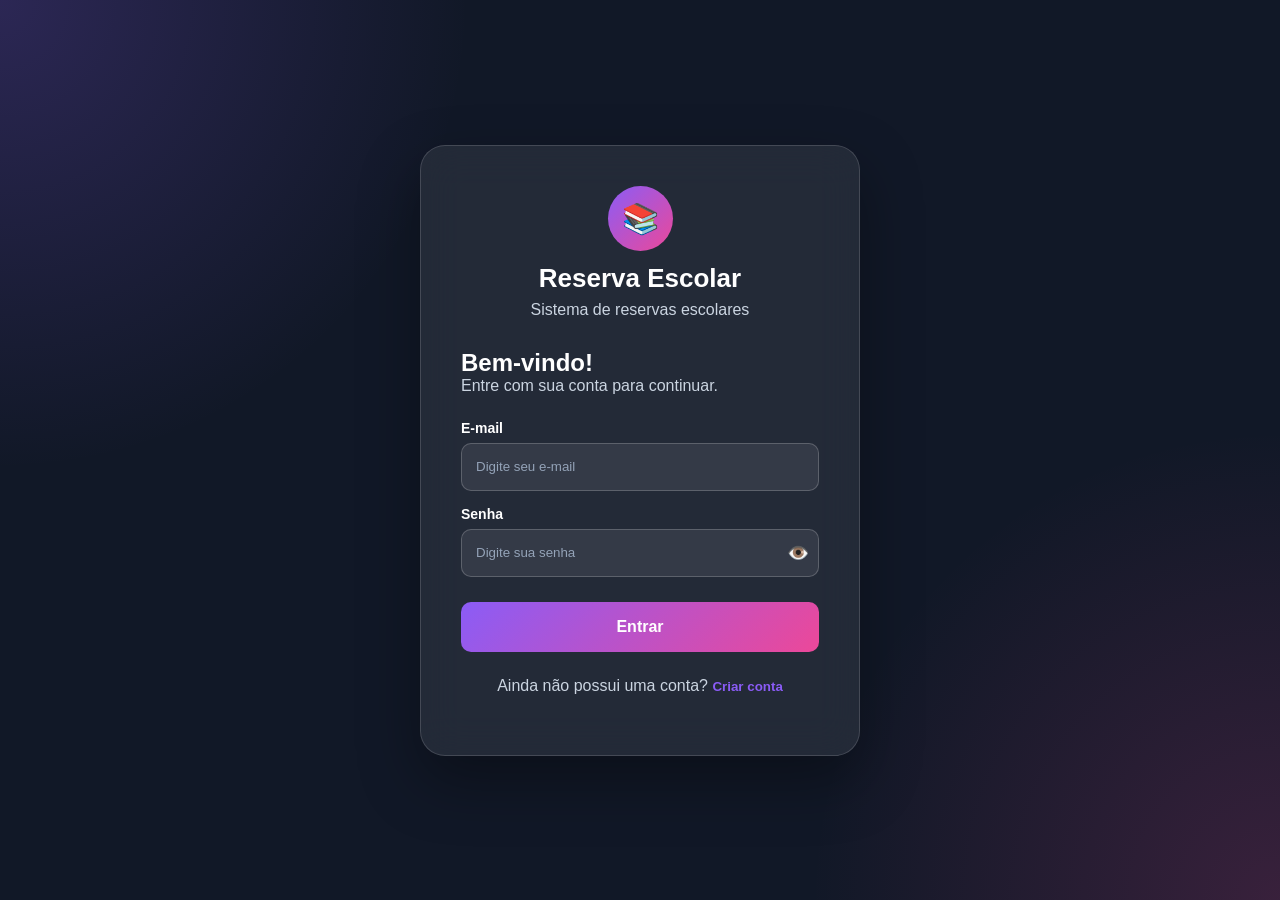
<file: index.html>
<!DOCTYPE html>
<html lang="pt-BR">

<head>
    <meta charset="UTF-8">
    <meta name="viewport" content="width=device-width, initial-scale=1.0">

    <title>Reserva Escolar - Login</title>

    <link rel="stylesheet" href="style.css">
</head>

<body class="login-page">

    <div class="login-container">

        <div class="login-box">

            <div class="logo">

                <div class="logo-icon">
                    📚
                </div>

                <h1>Reserva Escolar</h1>

                <p>
                    Sistema de reservas escolares
                </p>

            </div>

            <!-- LOGIN -->

            <div id="loginArea">

                <h2>Bem-vindo!</h2>

                <p class="form-description">
                    Entre com sua conta para continuar.
                </p>

                <form id="formLogin">

                    <label for="loginEmail">
                        E-mail
                    </label>

                    <input
                        type="email"
                        id="loginEmail"
                        placeholder="Digite seu e-mail"
                        required
                    >

                    <label for="loginSenha">
                        Senha
                    </label>

                    <div class="password-input">

                        <input
                            type="password"
                            id="loginSenha"
                            placeholder="Digite sua senha"
                            required
                        >

                        <button
                            type="button"
                            onclick="togglePassword('loginSenha', this)"
                        >
                            👁️
                        </button>

                    </div>

                    <button
                        type="submit"
                        class="primary-button"
                    >
                        Entrar
                    </button>

                </form>

                <p class="switch-text">

                    Ainda não possui uma conta?

                    <button onclick="mostrarCadastro()">
                        Criar conta
                    </button>

                </p>

            </div>


            <!-- CADASTRO -->

            <div id="cadastroArea" class="hidden">

                <h2>Criar conta</h2>

                <p class="form-description">
                    Cadastre-se para realizar reservas.
                </p>

                <form id="formCadastro">

                    <label for="cadastroNick">
                        Nick
                    </label>

                    <input
                        type="text"
                        id="cadastroNick"
                        placeholder="Digite seu nick"
                        maxlength="30"
                        required
                    >

                    <label for="cadastroEmail">
                        E-mail
                    </label>

                    <input
                        type="email"
                        id="cadastroEmail"
                        placeholder="Digite seu e-mail"
                        required
                    >

                    <label for="cadastroSenha">
                        Senha
                    </label>

                    <div class="password-input">

                        <input
                            type="password"
                            id="cadastroSenha"
                            placeholder="Crie uma senha"
                            required
                        >

                        <button
                            type="button"
                            onclick="togglePassword('cadastroSenha', this)"
                        >
                            👁️
                        </button>

                    </div>

                    <label for="confirmarSenha">
                        Confirmar senha
                    </label>

                    <input
                        type="password"
                        id="confirmarSenha"
                        placeholder="Digite a senha novamente"
                        required
                    >

                    <button
                        type="submit"
                        class="primary-button"
                    >
                        Criar conta
                    </button>

                </form>

                <p class="switch-text">

                    Já possui uma conta?

                    <button onclick="mostrarLogin()">
                        Fazer login
                    </button>

                </p>

            </div>

            <div id="mensagem"></div>

        </div>

    </div>

    <script src="app.js"></script>

</body>

</html>
</file>
<file: style.css>
* {
    margin: 0;
    padding: 0;
    box-sizing: border-box;
}

:root {

    --bg: #111827;
    --bg-secondary: #1f2937;

    --card: rgba(255,255,255,0.08);
    --card-border: rgba(255,255,255,0.15);

    --text: #ffffff;
    --text-secondary: #cbd5e1;
    --text-muted: #94a3b8;

    --input-bg: rgba(255,255,255,0.08);
    --input-border: rgba(255,255,255,0.20);

    --navbar: rgba(17,24,39,0.95);

    --primary: #8b5cf6;
    --secondary: #ec4899;

    --success: #22c55e;
    --warning: #f59e0b;
    --danger: #ef4444;

    --shadow: rgba(0,0,0,0.35);
}

body.light {

    --bg: #f3f4f6;
    --bg-secondary: #ffffff;

    --card: #ffffff;
    --card-border: #e5e7eb;

    --text: #111827;
    --text-secondary: #374151;
    --text-muted: #6b7280;

    --input-bg: #ffffff;
    --input-border: #d1d5db;

    --navbar: rgba(255,255,255,0.96);

    --shadow: rgba(0,0,0,0.10);
}

body {

    min-height: 100vh;

    font-family:
        Arial,
        Helvetica,
        sans-serif;

    color: var(--text);

    background:
        radial-gradient(
            circle at top left,
            rgba(139,92,246,0.22),
            transparent 30%
        ),
        radial-gradient(
            circle at bottom right,
            rgba(236,72,153,0.18),
            transparent 30%
        ),
        var(--bg);

    transition:
        background 0.3s ease,
        color 0.3s ease;
}

h1,
h2,
h3,
h4,
h5,
h6,
p,
span,
strong,
label,
td,
th {

    color: var(--text);
}

p {

    color: var(--text-secondary);
}


/* =========================
   LOGIN
========================= */

.login-page {

    display: flex;
    align-items: center;
    justify-content: center;

    padding: 20px;
}

.login-container {

    width: 100%;
    max-width: 440px;
}

.login-box {

    padding: 40px;

    background: var(--card);

    border:
        1px solid var(--card-border);

    border-radius: 25px;

    backdrop-filter: blur(20px);

    box-shadow:
        0 25px 60px var(--shadow);
}

.logo {

    text-align: center;

    margin-bottom: 30px;
}

.logo-icon {

    width: 65px;
    height: 65px;

    display: flex;
    align-items: center;
    justify-content: center;

    margin: auto;
    margin-bottom: 12px;

    border-radius: 50%;

    background:
        linear-gradient(
            135deg,
            var(--primary),
            var(--secondary)
        );

    font-size: 30px;
}

.logo h1 {

    font-size: 26px;
}

.logo p {

    margin-top: 7px;
}


/* =========================
   FORMULÁRIOS
========================= */

.form-description {

    margin-bottom: 25px;
}

label {

    display: block;

    margin-top: 15px;
    margin-bottom: 7px;

    font-size: 14px;
    font-weight: bold;
}

input,
select {

    width: 100%;
    height: 48px;

    padding: 0 14px;

    border:
        1px solid var(--input-border);

    border-radius: 10px;

    background: var(--input-bg);

    color: var(--text);

    outline: none;

    transition: 0.2s;
}

input::placeholder {

    color: var(--text-muted);
}

input:focus,
select:focus {

    border-color: var(--primary);

    box-shadow:
        0 0 0 3px
        rgba(139,92,246,0.15);
}

select option {

    background: var(--bg-secondary);
    color: var(--text);
}


/* =========================
   SENHA
========================= */

.password-input {

    position: relative;
}

.password-input input {

    padding-right: 50px;
}

.password-input button {

    position: absolute;

    right: 10px;
    top: 50%;

    transform: translateY(-50%);

    border: none;

    background: transparent;

    color: var(--text);

    cursor: pointer;

    font-size: 18px;
}


/* =========================
   BOTÕES
========================= */

.primary-button {

    width: 100%;
    height: 50px;

    margin-top: 25px;

    border: none;
    border-radius: 10px;

    background:
        linear-gradient(
            135deg,
            var(--primary),
            var(--secondary)
        );

    color: white !important;

    font-size: 16px;
    font-weight: bold;

    cursor: pointer;

    transition: 0.2s;
}

.primary-button:hover {

    transform: translateY(-2px);
}

.button {

    border: none;

    padding: 10px 15px;

    border-radius: 9px;

    color: white !important;

    cursor: pointer;

    font-weight: bold;

    transition: 0.2s;
}

.button:hover {

    transform: translateY(-1px);
}

.button-primary {

    background: var(--primary);
}

.button-danger {

    background: var(--danger);
}

.button-success {

    background: var(--success);
}

.button-warning {

    background: var(--warning);
}


/* =========================
   LOGIN/CADASTRO
========================= */

.switch-text {

    text-align: center;

    margin-top: 25px;
}

.switch-text button {

    border: none;

    background: transparent;

    color: var(--primary);

    font-weight: bold;

    cursor: pointer;
}

.hidden {

    display: none !important;
}


/* =========================
   MENSAGENS
========================= */

#mensagem {

    margin-top: 20px;

    text-align: center;

    font-weight: bold;
}

.sucesso {

    color: #22c55e !important;
}

.erro {

    color: #ef4444 !important;
}

.aviso-texto {

    color: var(--warning) !important;
}


/* =========================
   NAVBAR
========================= */

.navbar {

    width: 100%;

    padding: 16px 5%;

    display: flex;

    align-items: center;

    justify-content: space-between;

    gap: 20px;

    background: var(--navbar);

    backdrop-filter: blur(15px);

    border-bottom:
        1px solid var(--card-border);

    position: sticky;

    top: 0;

    z-index: 100;
}

.brand {

    color: var(--text);

    font-size: 20px;

    font-weight: bold;

    white-space: nowrap;
}

.nav-links {

    display: flex;

    align-items: center;

    gap: 5px;
}

.nav-links a {

    padding: 8px 10px;

    border-radius: 8px;

    color: var(--text-secondary);

    text-decoration: none;

    transition: 0.2s;
}

.nav-links a:hover {

    background: var(--card);

    color: var(--text);
}

.user-area {

    display: flex;

    align-items: center;

    gap: 10px;
}

.user-name {

    white-space: nowrap;
}


/* =========================
   TEMA
========================= */

.theme-selector {

    position: relative;
}

.theme-button {

    height: 40px;

    padding: 0 14px;

    display: flex;

    align-items: center;

    justify-content: center;

    gap: 6px;

    border:
        1px solid var(--card-border);

    border-radius: 10px;

    background: var(--card);

    color: var(--text) !important;

    cursor: pointer;

    font-size: 14px;

    font-weight: bold;
}

.theme-button:hover {

    background: var(--input-bg);
}

.theme-menu {

    position: absolute;

    right: 0;

    top: 48px;

    width: 180px;

    padding: 8px;

    background: var(--bg-secondary);

    border:
        1px solid var(--card-border);

    border-radius: 12px;

    box-shadow:
        0 10px 30px var(--shadow);

    z-index: 1000;
}

.theme-menu button {

    width: 100%;

    padding: 11px 12px;

    display: block;

    text-align: left;

    border: none;

    border-radius: 8px;

    background: transparent;

    color: var(--text) !important;

    cursor: pointer;
}

.theme-menu button:hover {

    background: var(--input-bg);
}


/* =========================
   LOGOUT
========================= */

.logout {

    border: none;

    padding: 9px 14px;

    border-radius: 8px;

    background: var(--danger);

    color: white !important;

    cursor: pointer;

    font-weight: bold;
}


/* =========================
   CONTEÚDO
========================= */

.main {

    width: 90%;

    max-width: 1250px;

    margin: 35px auto;
}

.welcome {

    margin-bottom: 28px;
}

.welcome h1 {

    font-size: 32px;
}

.welcome p {

    margin-top: 8px;
}


/* =========================
   CARDS
========================= */

.cards {

    display: grid;

    grid-template-columns:
        repeat(4, 1fr);

    gap: 16px;

    margin-bottom: 25px;
}

.card {

    padding: 22px;

    border-radius: 18px;

    background: var(--card);

    border:
        1px solid var(--card-border);

    box-shadow:
        0 10px 30px var(--shadow);
}

.card-icon {

    font-size: 25px;
}

.card-title {

    margin-top: 10px;

    color: var(--text-secondary);

    font-size: 14px;
}

.card-number {

    margin-top: 5px;

    font-size: 28px;

    font-weight: bold;
}


/* =========================
   PAINEL
========================= */

.panel {

    padding: 25px;

    margin-bottom: 22px;

    border-radius: 18px;

    background: var(--card);

    border:
        1px solid var(--card-border);

    box-shadow:
        0 10px 30px var(--shadow);
}

.panel h2 {

    margin-bottom: 20px;
}


/* =========================
   FORM GRID
========================= */

.form-grid {

    display: grid;

    grid-template-columns:
        repeat(2, 1fr);

    gap: 18px;
}

.form-group label {

    margin-top: 0;
}


/* =========================
   TABELA
========================= */

.table-container {

    overflow-x: auto;
}

table {

    width: 100%;

    border-collapse: collapse;
}

th,
td {

    padding: 13px;

    text-align: left;

    border-bottom:
        1px solid var(--card-border);
}

th {

    color: var(--primary);
}

td {

    color: var(--text);
}


/* =========================
   STATUS
========================= */

.status {

    display: inline-block;

    padding: 5px 10px;

    border-radius: 20px;

    font-size: 12px;

    font-weight: bold;
}

.status-livre {

    background:
        rgba(34,197,94,0.15);

    color: #22c55e !important;
}

.status-parcial {

    background:
        rgba(245,158,11,0.15);

    color: #f59e0b !important;
}

.status-cheio {

    background:
        rgba(239,68,68,0.15);

    color: #ef4444 !important;
}

.status-bloqueado {

    background:
        rgba(107,114,128,0.20);

    color: #9ca3af !important;
}


/* =========================
   CALENDÁRIO
========================= */

.date-buttons {

    display: grid;

    grid-template-columns:
        repeat(2, 1fr);

    gap: 15px;

    margin-bottom: 20px;
}

.date-button {

    padding: 18px;

    border:
        1px solid var(--card-border);

    border-radius: 14px;

    background: var(--input-bg);

    color: var(--text);

    cursor: pointer;

    text-align: left;
}

.date-button:hover,
.date-button.active {

    border-color: var(--primary);

    background:
        rgba(139,92,246,0.12);
}


/* =========================
   AVISOS
========================= */

.aviso {

    padding: 15px;

    margin-bottom: 12px;

    border-radius: 12px;

    background: var(--input-bg);

    border-left:
        4px solid var(--primary);
}

.aviso p {

    margin-top: 5px;
}


/* =========================
   NOTIFICAÇÃO
========================= */

.toast-container {

    position: fixed;

    right: 20px;

    bottom: 20px;

    z-index: 9999;

    display: flex;

    flex-direction: column;

    gap: 10px;
}

.toast {

    min-width: 280px;

    max-width: 380px;

    padding: 15px 18px;

    border-radius: 12px;

    background: var(--bg-secondary);

    border:
        1px solid var(--card-border);

    box-shadow:
        0 15px 35px var(--shadow);

    animation:
        aparecer 0.3s ease;
}

.toast.success {

    border-left:
        4px solid var(--success);
}

.toast.error {

    border-left:
        4px solid var(--danger);
}

.toast.warning {

    border-left:
        4px solid var(--warning);
}

@keyframes aparecer {

    from {

        opacity: 0;

        transform:
            translateY(15px);

    }

    to {

        opacity: 1;

        transform:
            translateY(0);

    }
}


/* =========================
   IMPRESSÃO
========================= */

@media print {

    .navbar,
    .no-print,
    .theme-selector,
    .logout,
    button {

        display: none !important;
    }

    body {

        background: white !important;

        color: black !important;
    }

    .panel,
    .card {

        box-shadow: none;

        border: 1px solid #ddd;

        color: black;
    }

    h1,
    h2,
    h3,
    p,
    td,
    th {

        color: black !important;
    }
}


/* =========================
   RESPONSIVO
========================= */

@media(max-width: 1000px) {

    .cards {

        grid-template-columns:
            repeat(2, 1fr);
    }

    .nav-links {

        display: none;
    }
}

@media(max-width: 650px) {

    .cards {

        grid-template-columns: 1fr;
    }

    .form-grid {

        grid-template-columns: 1fr;
    }

    .date-buttons {

        grid-template-columns: 1fr;
    }

    .login-box {

        padding: 28px 20px;
    }

    .navbar {

        padding: 14px 18px;
    }

    .user-name {

        display: none;
    }

    .brand {

        font-size: 16px;
    }

    .toast {

        min-width: auto;

        width: calc(100vw - 40px);
    }
}
</file>
